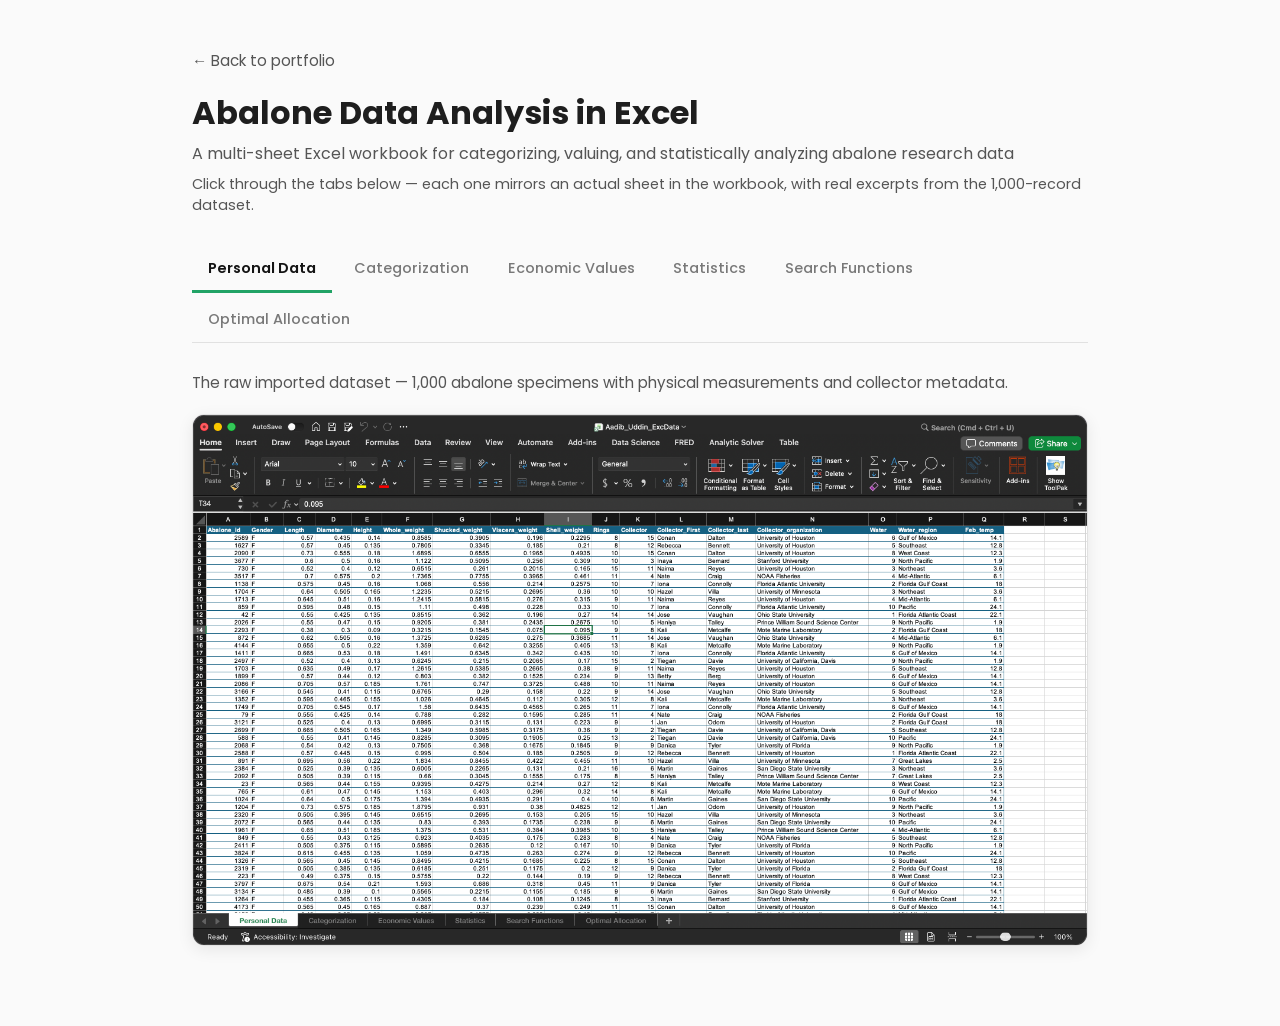
<file: assets/demos/abalone-excel-demo.html>
<!DOCTYPE html>
<html lang="en">
<head>
<meta charset="UTF-8">
<meta name="viewport" content="width=device-width, initial-scale=1.0">
<title>Abalone Data Analysis in Excel — Workbook Demo</title>
<link rel="stylesheet" href="https://fonts.googleapis.com/css2?family=Poppins:wght@300;400;500;600&display=swap">
<style>
  * { margin: 0; padding: 0; box-sizing: border-box; }
  body {
    font-family: "Poppins", sans-serif;
    color: rgb(30, 30, 30);
    background: rgb(250, 250, 250);
    padding: 3rem 1.5rem 5rem;
  }
  .wrap { max-width: 56rem; margin: 0 auto; }
  a.back {
    color: rgb(85, 85, 85);
    text-decoration: none;
    font-size: 0.95rem;
  }
  a.back:hover { color: black; }
  h1 { font-size: 2rem; margin: 1rem 0 0.25rem; }
  .subtitle { color: rgb(85, 85, 85); margin-bottom: 0.5rem; }
  .meta {
    color: rgb(85, 85, 85);
    font-size: 0.9rem;
    margin-bottom: 2rem;
  }

  .tabs {
    display: flex;
    flex-wrap: wrap;
    gap: 0.4rem;
    border-bottom: rgb(225, 225, 225) 0.1rem solid;
    margin-bottom: 1.75rem;
  }
  .tab-btn {
    font-family: "Poppins", sans-serif;
    font-size: 0.9rem;
    font-weight: 500;
    padding: 0.65rem 1rem;
    background: none;
    border: none;
    color: rgb(120, 120, 120);
    cursor: pointer;
    border-bottom: 3px solid transparent;
    margin-bottom: -1px;
  }
  .tab-btn:hover { color: rgb(30, 30, 30); }
  .tab-btn.active {
    color: rgb(20, 20, 20);
    font-weight: 600;
    border-bottom: 3px solid rgb(33, 163, 102);
  }

  .panel { display: none; }
  .panel.active { display: block; }
  .panel p.desc {
    color: rgb(85, 85, 85);
    margin-bottom: 1.25rem;
    font-size: 0.95rem;
  }

  .sheet-shot {
    width: 100%;
    border: 1px solid rgb(225, 225, 225);
    border-radius: 0.75rem;
    box-shadow: 0 0.25rem 1rem rgba(0, 0, 0, 0.08);
    display: block;
  }
</style>
</head>
<body>
  <div class="wrap">
    <a class="back" href="../../index.html#projects">&larr; Back to portfolio</a>
    <h1>Abalone Data Analysis in Excel</h1>
    <p class="subtitle">A multi-sheet Excel workbook for categorizing, valuing, and statistically analyzing abalone research data</p>
    <p class="meta">Click through the tabs below &mdash; each one mirrors an actual sheet in the workbook, with real excerpts from the 1,000-record dataset.</p>

    <div class="tabs">
      <button class="tab-btn active" onclick="showTab(this,'personal')">Personal Data</button>
      <button class="tab-btn" onclick="showTab(this,'categorization')">Categorization</button>
      <button class="tab-btn" onclick="showTab(this,'economic')">Economic Values</button>
      <button class="tab-btn" onclick="showTab(this,'statistics')">Statistics</button>
      <button class="tab-btn" onclick="showTab(this,'search')">Search Functions</button>
      <button class="tab-btn" onclick="showTab(this,'allocation')">Optimal Allocation</button>
    </div>

    <div class="panel active" id="personal">
      <p class="desc">The raw imported dataset &mdash; 1,000 abalone specimens with physical measurements and collector metadata.</p>
      <img class="sheet-shot" src="./excel-screens/personal-data.png" alt="Personal Data sheet screenshot">
    </div>

    <div class="panel" id="categorization">
      <p class="desc">Each record is run through category rules (based on 20+ biological characteristics) and flagged Yes/No.</p>
      <img class="sheet-shot" src="./excel-screens/categorization.png" alt="Categorization sheet screenshot">
    </div>

    <div class="panel" id="economic">
      <p class="desc">Calculated economic value per specimen, then averaged by gender and by collection region.</p>
      <img class="sheet-shot" src="./excel-screens/economic-values.png" alt="Economic Values sheet screenshot">
    </div>

    <div class="panel" id="statistics">
      <p class="desc">Descriptive statistics and charts computed across the full dataset for each biological measurement.</p>
      <img class="sheet-shot" src="./excel-screens/statistics.png" alt="Statistics sheet screenshot with charts">
    </div>

    <div class="panel" id="search">
      <p class="desc">Lookup functions (VLOOKUP/INDEX-MATCH) let a user pull a full record by ID or by row number.</p>
      <img class="sheet-shot" src="./excel-screens/search-functions.png" alt="Search Functions sheet screenshot">
    </div>

    <div class="panel" id="allocation">
      <p class="desc">A solver-driven assignment matrix optimally allocating 5 collectors across 10 regions.</p>
      <img class="sheet-shot" src="./excel-screens/optimal-allocation.png" alt="Optimal Allocation sheet screenshot">
    </div>
  </div>

  <script>
    function showTab(btn, id) {
      document.querySelectorAll('.tab-btn').forEach(b => b.classList.remove('active'));
      document.querySelectorAll('.panel').forEach(p => p.classList.remove('active'));
      btn.classList.add('active');
      document.getElementById(id).classList.add('active');
    }
  </script>
</body>
</html>
</file>
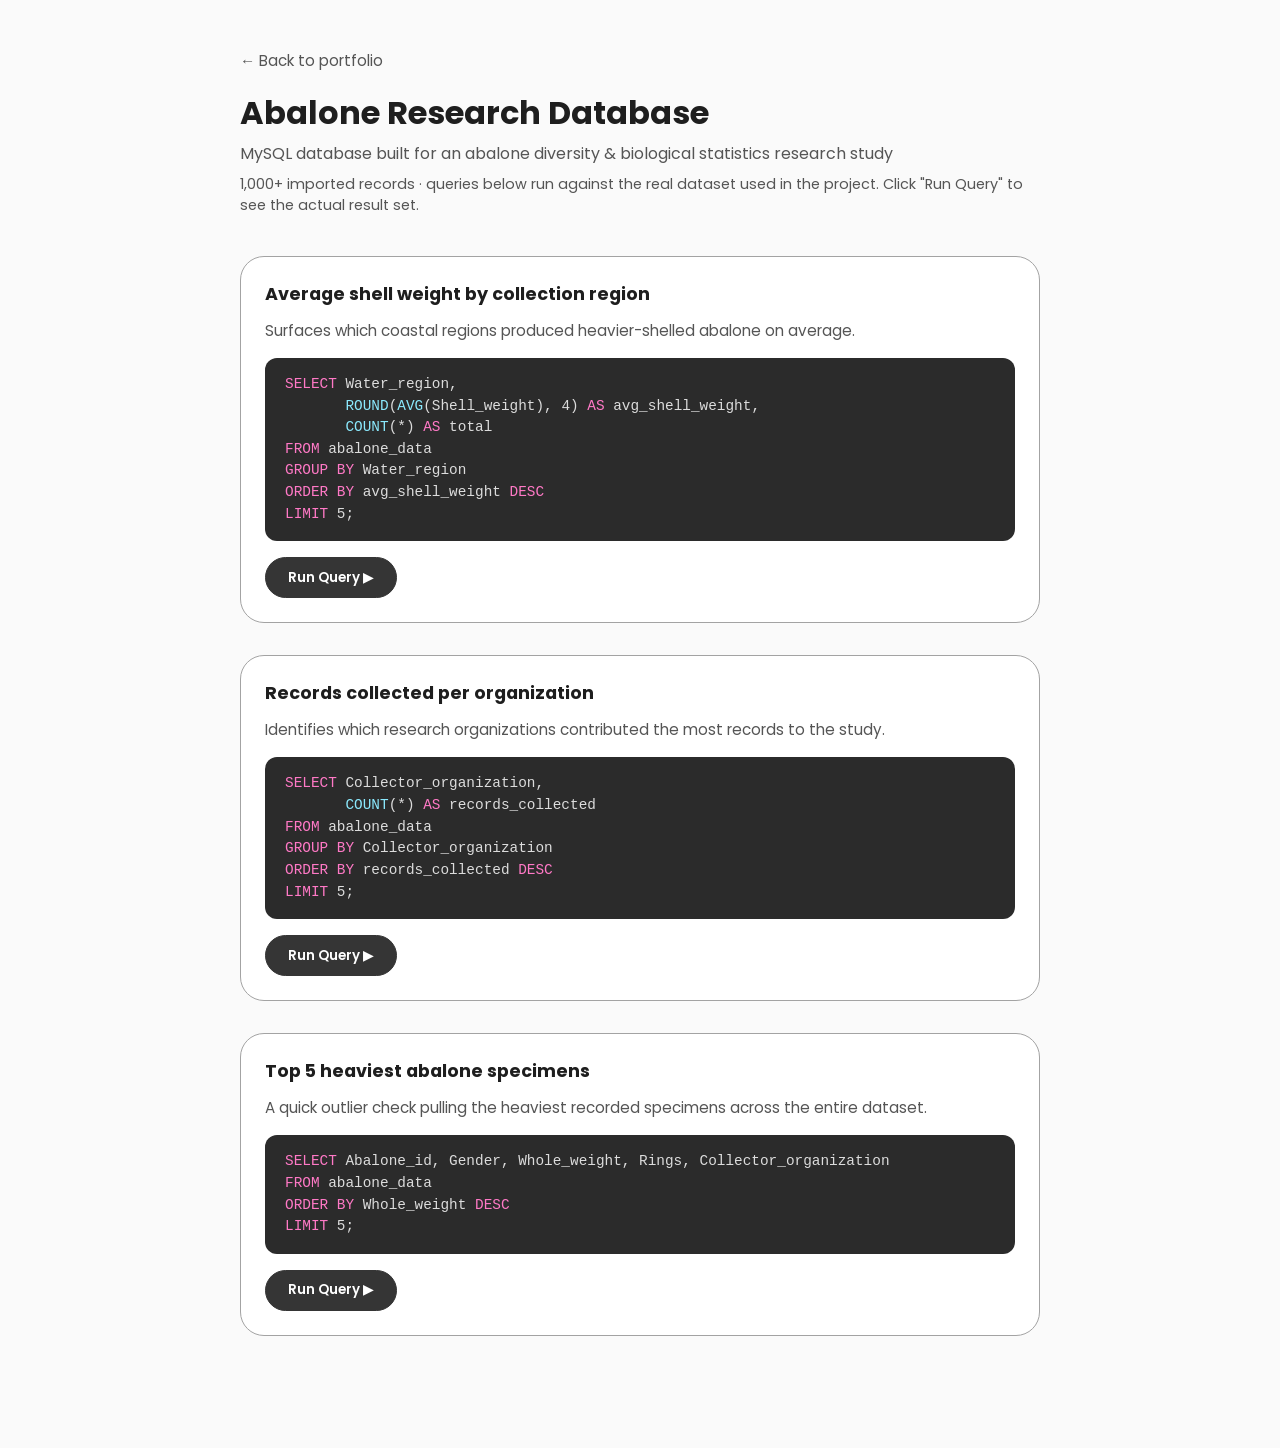
<file: assets/demos/abalone-sql-demo.html>
<!DOCTYPE html>
<html lang="en">
<head>
<meta charset="UTF-8">
<meta name="viewport" content="width=device-width, initial-scale=1.0">
<title>Abalone Research Database — Query Demo</title>
<link rel="stylesheet" href="https://fonts.googleapis.com/css2?family=Poppins:wght@300;400;500;600&display=swap">
<style>
  * { margin: 0; padding: 0; box-sizing: border-box; }
  body {
    font-family: "Poppins", sans-serif;
    color: rgb(30, 30, 30);
    background: rgb(250, 250, 250);
    padding: 3rem 1.5rem 5rem;
  }
  .wrap { max-width: 50rem; margin: 0 auto; }
  a.back {
    color: rgb(85, 85, 85);
    text-decoration: none;
    font-size: 0.95rem;
  }
  a.back:hover { color: black; }
  h1 { font-size: 2rem; margin: 1rem 0 0.25rem; }
  .subtitle { color: rgb(85, 85, 85); margin-bottom: 0.5rem; }
  .meta {
    color: rgb(85, 85, 85);
    font-size: 0.9rem;
    margin-bottom: 2.5rem;
  }
  .query-block {
    border: rgb(163, 163, 163) 0.1rem solid;
    border-radius: 1.5rem;
    padding: 1.5rem;
    margin-bottom: 2rem;
    background: white;
  }
  .query-block h3 {
    font-size: 1.1rem;
    margin-bottom: 0.75rem;
  }
  .query-block p.desc {
    color: rgb(85, 85, 85);
    margin-bottom: 1rem;
    font-size: 0.95rem;
  }
  pre.sql {
    background: rgb(43, 43, 43);
    color: rgb(220, 220, 220);
    border-radius: 0.75rem;
    padding: 1rem 1.25rem;
    overflow-x: auto;
    font-size: 0.9rem;
    line-height: 1.5;
  }
  pre.sql .kw { color: rgb(255, 121, 198); }
  pre.sql .fn { color: rgb(139, 233, 253); }
  pre.sql .str { color: rgb(241, 250, 140); }

  button.run-btn {
    margin-top: 1rem;
    font-family: "Poppins", sans-serif;
    font-weight: 600;
    padding: 0.6rem 1.4rem;
    border-radius: 2rem;
    border: rgb(53, 53, 53) 0.1rem solid;
    background: rgb(53, 53, 53);
    color: white;
    cursor: pointer;
    transition: all 200ms ease;
  }
  button.run-btn:hover { background: black; }
  button.run-btn.shown { background: white; color: rgb(53,53,53); }

  .result-wrap {
    margin-top: 1.25rem;
    display: none;
    overflow-x: auto;
  }
  .result-wrap.visible { display: block; }
  table.result {
    border-collapse: collapse;
    width: 100%;
    font-size: 0.9rem;
  }
  table.result th, table.result td {
    border: 1px solid rgb(225, 225, 225);
    padding: 0.5rem 0.75rem;
    text-align: left;
    white-space: nowrap;
  }
  table.result th {
    background: rgb(53, 53, 53);
    color: white;
    font-weight: 600;
  }
  table.result tr:nth-child(even) td {
    background: rgb(248, 248, 248);
  }
  .row-count {
    margin-top: 0.6rem;
    font-size: 0.8rem;
    color: rgb(150, 150, 150);
  }
</style>
</head>
<body>
  <div class="wrap">
    <a class="back" href="../../index.html#projects">&larr; Back to portfolio</a>
    <h1>Abalone Research Database</h1>
    <p class="subtitle">MySQL database built for an abalone diversity &amp; biological statistics research study</p>
    <p class="meta">1,000+ imported records &middot; queries below run against the real dataset used in the project. Click "Run Query" to see the actual result set.</p>

    <div class="query-block">
      <h3>Average shell weight by collection region</h3>
      <p class="desc">Surfaces which coastal regions produced heavier-shelled abalone on average.</p>
      <pre class="sql"><span class="kw">SELECT</span> Water_region,
       <span class="fn">ROUND</span>(<span class="fn">AVG</span>(Shell_weight), 4) <span class="kw">AS</span> avg_shell_weight,
       <span class="fn">COUNT</span>(*) <span class="kw">AS</span> total
<span class="kw">FROM</span> abalone_data
<span class="kw">GROUP BY</span> Water_region
<span class="kw">ORDER BY</span> avg_shell_weight <span class="kw">DESC</span>
<span class="kw">LIMIT</span> 5;</pre>
      <button class="run-btn" onclick="toggleResult(this, 'r1')">Run Query &#9654;</button>
      <div class="result-wrap" id="r1">
        <table class="result">
          <thead><tr><th>Water_region</th><th>avg_shell_weight</th><th>total</th></tr></thead>
          <tbody>
            <tr><td>Mid-Atlantic</td><td>0.2640</td><td>82</td></tr>
            <tr><td>Florida Gulf Coast</td><td>0.2502</td><td>98</td></tr>
            <tr><td>Southeast</td><td>0.2432</td><td>107</td></tr>
            <tr><td>Northeast</td><td>0.2393</td><td>113</td></tr>
            <tr><td>Pacific</td><td>0.2354</td><td>82</td></tr>
          </tbody>
        </table>
        <p class="row-count">5 rows returned</p>
      </div>
    </div>

    <div class="query-block">
      <h3>Records collected per organization</h3>
      <p class="desc">Identifies which research organizations contributed the most records to the study.</p>
      <pre class="sql"><span class="kw">SELECT</span> Collector_organization,
       <span class="fn">COUNT</span>(*) <span class="kw">AS</span> records_collected
<span class="kw">FROM</span> abalone_data
<span class="kw">GROUP BY</span> Collector_organization
<span class="kw">ORDER BY</span> records_collected <span class="kw">DESC</span>
<span class="kw">LIMIT</span> 5;</pre>
      <button class="run-btn" onclick="toggleResult(this, 'r2')">Run Query &#9654;</button>
      <div class="result-wrap" id="r2">
        <table class="result">
          <thead><tr><th>Collector_organization</th><th>records_collected</th></tr></thead>
          <tbody>
            <tr><td>University of Houston</td><td>361</td></tr>
            <tr><td>University of Florida</td><td>75</td></tr>
            <tr><td>San Diego State University</td><td>70</td></tr>
            <tr><td>Prince William Sound Science Center</td><td>67</td></tr>
            <tr><td>Florida Atlantic University</td><td>66</td></tr>
          </tbody>
        </table>
        <p class="row-count">5 rows returned</p>
      </div>
    </div>

    <div class="query-block">
      <h3>Top 5 heaviest abalone specimens</h3>
      <p class="desc">A quick outlier check pulling the heaviest recorded specimens across the entire dataset.</p>
      <pre class="sql"><span class="kw">SELECT</span> Abalone_id, Gender, Whole_weight, Rings, Collector_organization
<span class="kw">FROM</span> abalone_data
<span class="kw">ORDER BY</span> Whole_weight <span class="kw">DESC</span>
<span class="kw">LIMIT</span> 5;</pre>
      <button class="run-btn" onclick="toggleResult(this, 'r3')">Run Query &#9654;</button>
      <div class="result-wrap" id="r3">
        <table class="result">
          <thead><tr><th>Abalone_id</th><th>Gender</th><th>Whole_weight</th><th>Rings</th><th>Collector_organization</th></tr></thead>
          <tbody>
            <tr><td>3008</td><td>M</td><td>2.2305</td><td>14</td><td>University of Houston</td></tr>
            <tr><td>1049</td><td>M</td><td>2.1980</td><td>11</td><td>Stanford University</td></tr>
            <tr><td>1986</td><td>M</td><td>2.1730</td><td>13</td><td>NOAA Fisheries</td></tr>
            <tr><td>356</td><td>M</td><td>2.1300</td><td>20</td><td>University of Houston</td></tr>
            <tr><td>1755</td><td>M</td><td>2.1250</td><td>13</td><td>Florida Atlantic University</td></tr>
          </tbody>
        </table>
        <p class="row-count">5 rows returned</p>
      </div>
    </div>
  </div>

  <script>
    function toggleResult(btn, id) {
      const el = document.getElementById(id);
      const opening = !el.classList.contains('visible');
      el.classList.toggle('visible', opening);
      btn.classList.toggle('shown', opening);
      btn.innerHTML = opening ? 'Hide Results &#9660;' : 'Run Query &#9654;';
    }
  </script>
</body>
</html>
</file>
